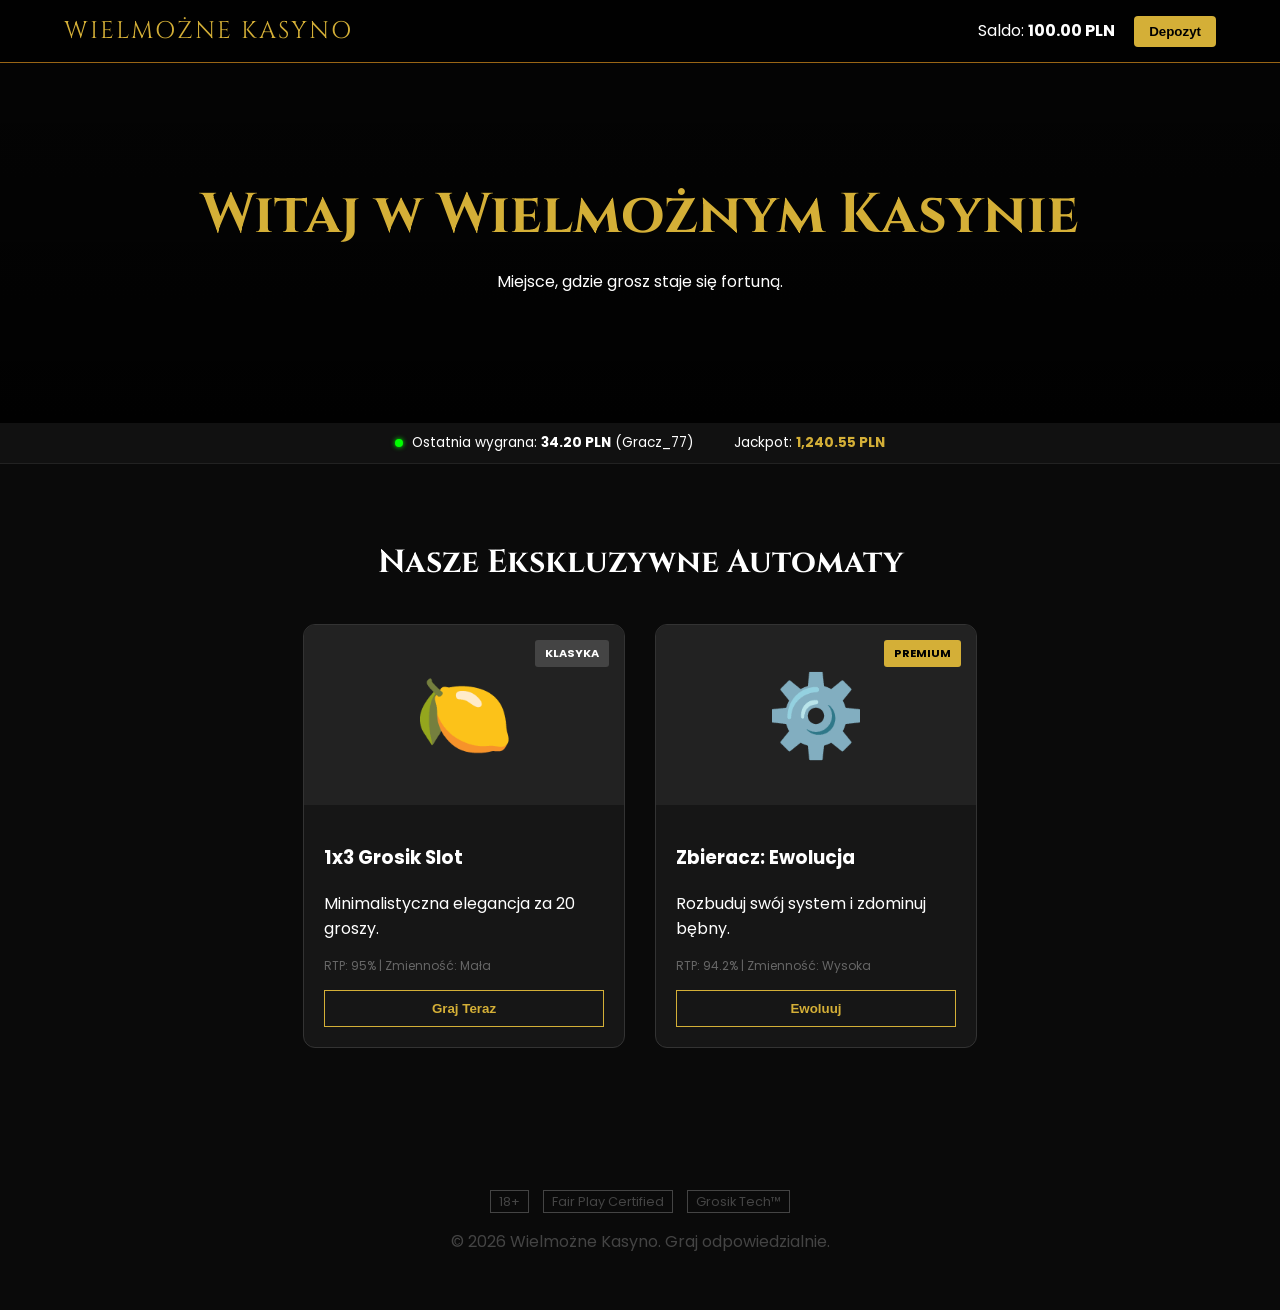
<file: index.html>
<!DOCTYPE html>
<html lang="pl">
<head>
    <meta charset="UTF-8">
    <meta name="viewport" content="width=device-width, initial-scale=1.0">
    <title>Wielmożne Kasyno - Ekskluzywna Rozrywka</title>
    <link rel="stylesheet" href="style.css">
    <link href="https://fonts.googleapis.com/css2?family=Cinzel:wght@700&family=Poppins:wght@300;400;600&display=swap" rel="stylesheet">
</head>
<body>

    <nav class="navbar">
        <div class="logo">WIELMOŻNE KASYNO</div>
        <div class="user-info">
            <span>Saldo: <strong id="global-balance">100.00 PLN</strong></span>
            <button class="deposit-btn">Depozyt</button>
        </div>
    </nav>

    <div class="hero-section">
        <div class="hero-content">
            <h1 class="main-title">Witaj w Wielmożnym Kasynie</h1>
            <p class="tagline">Miejsce, gdzie grosz staje się fortuną.</p>
        </div>
    </div>

    <div class="live-stats">
        <div class="stat-item">
            <span class="dot"></span> Ostatnia wygrana: <strong id="last-win">34.20 PLN</strong> (Gracz_77)
        </div>
        <div class="stat-item">
            Jackpot: <strong class="gold-text">1,240.55 PLN</strong>
        </div>
    </div>

    <main class="container">
        <h2 class="section-title">Nasze Ekskluzywne Automaty</h2>
        
        <div class="game-selection">
            <div class="game-card" onclick="location.href='grosik/grosik.html'">
                <div class="badge">KLASYKA</div>
                <div class="game-image">🍋</div>
                <div class="game-info">
                    <h3>1x3 Grosik Slot</h3>
                    <p>Minimalistyczna elegancja za 20 groszy.</p>
                    <div class="game-meta">RTP: 95% | Zmienność: Mała</div>
                    <button class="play-btn">Graj Teraz</button>
                </div>
            </div>

            <div class="game-card" onclick="location.href='zbieracz/zbieracz.html'">
                <div class="badge premium">PREMIUM</div>
                <div class="game-image">⚙️</div>
                <div class="game-info">
                    <h3>Zbieracz: Ewolucja</h3>
                    <p>Rozbuduj swój system i zdominuj bębny.</p>
                    <div class="game-meta">RTP: 94.2% | Zmienność: Wysoka</div>
                    <button class="play-btn">Ewoluuj</button>
                </div>
            </div>
        </div>
    </main>

    <footer class="main-footer">
        <div class="footer-badges">
            <span class="cert">18+</span>
            <span class="cert">Fair Play Certified</span>
            <span class="cert">Grosik Tech™</span>
        </div>
        <p>&copy; 2026 Wielmożne Kasyno. Graj odpowiedzialnie.</p>
    </footer>

</body>
</html>
</file>
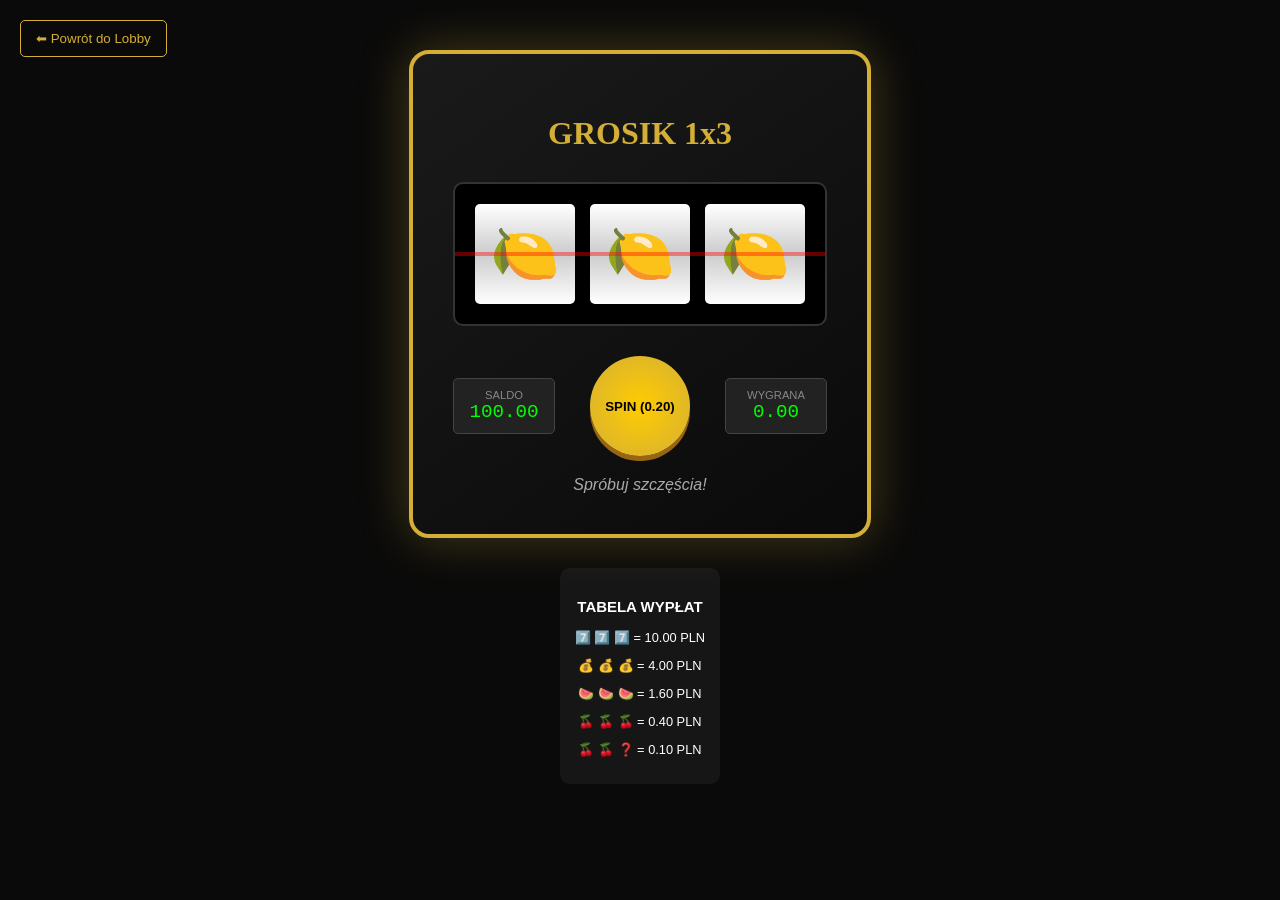
<file: grosik.html>
<!DOCTYPE html>
<html lang="pl">
<head>
    <meta charset="UTF-8">
    <title>Grosik Slot - Wielmożne Kasyno</title>
    <link rel="stylesheet" href="../style.css"> <link rel="stylesheet" href="grosik-ui.css"> </head>
<body>

    <div class="game-container">
        <button class="back-btn" onclick="location.href='../index.html'">⬅ Powrót do Lobby</button>
        
        <div class="slot-machine">
            <h1 class="slot-title">GROSIK 1x3</h1>
            
            <div class="reels-container">
                <div class="reel" id="reel1">🍋</div>
                <div class="reel" id="reel2">🍋</div>
                <div class="reel" id="reel3">🍋</div>
                <div class="win-line"></div>
            </div>

            <div class="controls">
                <div class="display">
                    <div class="label">SALDO</div>
                    <div id="balance">100.00</div>
                </div>
                <button id="spin-btn">SPIN (0.20)</button>
                <div class="display">
                    <div class="label">WYGRANA</div>
                    <div id="win-amount">0.00</div>
                </div>
            </div>
            
            <div id="status-msg">Spróbuj szczęścia!</div>
        </div>

        <div class="paytable">
            <h3>TABELA WYPŁAT</h3>
            <p>7️⃣ 7️⃣ 7️⃣ = 10.00 PLN</p>
            <p>💰 💰 💰 = 4.00 PLN</p>
            <p>🍉 🍉 🍉 = 1.60 PLN</p>
            <p>🍒 🍒 🍒 = 0.40 PLN</p>
            <p>🍒 🍒 ❓ = 0.10 PLN</p>
        </div>
    </div>

    <script src="grosik.js"></script>
</body>
</html>
</file>
<file: style.css>
:root {
    --gold: #d4af37;
    --dark-gold: #996515;
    --bg-dark: #0a0a0a;
    --card-bg: #161616;
}

body {
    margin: 0;
    font-family: 'Poppins', sans-serif;
    background-color: var(--bg-dark);
    color: white;
    overflow-x: hidden;
}

/* Nawigacja */
.navbar {
    display: flex;
    justify-content: space-between;
    align-items: center;
    padding: 15px 5%;
    background: rgba(0, 0, 0, 0.9);
    border-bottom: 1px solid var(--dark-gold);
    position: sticky;
    top: 0;
    z-index: 1000;
}

.logo {
    font-family: 'Cinzel', serif;
    font-size: 1.5rem;
    color: var(--gold);
    letter-spacing: 2px;
}

.deposit-btn {
    background: var(--gold);
    border: none;
    padding: 8px 15px;
    font-weight: bold;
    border-radius: 4px;
    cursor: pointer;
    margin-left: 15px;
}

/* Hero Section */
.hero-section {
    height: 40vh;
    background: linear-gradient(rgba(0,0,0,0.6), rgba(0,0,0,0.9)), url('https://images.unsplash.com/photo-1596838132731-bc9651a41867?q=80&w=2070&auto=format&fit=crop'); /* Opcjonalne tło */
    background-size: cover;
    background-position: center;
    display: flex;
    justify-content: center;
    align-items: center;
    text-align: center;
}

.main-title {
    font-family: 'Cinzel', serif;
    font-size: 3.5rem;
    color: var(--gold);
    margin: 0;
}

/* Statystyki na żywo */
.live-stats {
    background: #111;
    padding: 10px;
    display: flex;
    justify-content: center;
    gap: 40px;
    font-size: 0.85rem;
    border-bottom: 1px solid #222;
}

.dot {
    height: 8px;
    width: 8px;
    background-color: #00ff00;
    border-radius: 50%;
    display: inline-block;
    margin-right: 5px;
    box-shadow: 0 0 5px #00ff00;
}

/* Karty Gier */
.container {
    padding: 50px 5%;
}

.section-title {
    text-align: center;
    font-family: 'Cinzel', serif;
    margin-bottom: 40px;
    font-size: 2rem;
}

.game-selection {
    display: flex;
    justify-content: center;
    gap: 30px;
    flex-wrap: wrap;
}

.game-card {
    background: var(--card-bg);
    width: 320px;
    border-radius: 12px;
    overflow: hidden;
    position: relative;
    border: 1px solid #333;
    transition: transform 0.3s, border-color 0.3s;
    cursor: pointer;
}

.game-card:hover {
    transform: translateY(-10px);
    border-color: var(--gold);
}

.badge {
    position: absolute;
    top: 15px;
    right: 15px;
    background: #444;
    padding: 5px 10px;
    font-size: 0.7rem;
    font-weight: bold;
    border-radius: 3px;
}

.badge.premium {
    background: var(--gold);
    color: black;
}

.game-image {
    height: 180px;
    display: flex;
    justify-content: center;
    align-items: center;
    font-size: 5rem;
    background: #222;
}

.game-info {
    padding: 20px;
}

.game-meta {
    font-size: 0.75rem;
    color: #666;
    margin-bottom: 15px;
}

.play-btn {
    width: 100%;
    background: transparent;
    border: 1px solid var(--gold);
    color: var(--gold);
    padding: 10px;
    font-weight: bold;
    cursor: pointer;
    transition: 0.3s;
}

.game-card:hover .play-btn {
    background: var(--gold);
    color: black;
}

/* Footer */
.main-footer {
    text-align: center;
    padding: 40px;
    color: #444;
    margin-top: 50px;
}

.footer-badges {
    margin-bottom: 15px;
}

.cert {
    border: 1px solid #444;
    padding: 2px 8px;
    margin: 0 5px;
    font-size: 0.8rem;
}

.gold-text { color: var(--gold); }
</file>
<file: grosik-ui.css>
.game-container {
    display: flex;
    flex-direction: column;
    align-items: center;
    width: 100%;
}

.back-btn {
    position: absolute;
    top: 20px;
    left: 20px;
    background: transparent;
    border: 1px solid #d4af37;
    color: #d4af37;
    padding: 10px 15px;
    cursor: pointer;
    border-radius: 5px;
}

.slot-machine {
    background: linear-gradient(145deg, #1a1a1a, #0a0a0a);
    padding: 40px;
    border: 4px solid #d4af37;
    border-radius: 20px;
    box-shadow: 0 0 50px rgba(212, 175, 55, 0.3);
    margin-top: 50px;
}

.slot-title {
    font-family: 'Cinzel', serif;
    color: #d4af37;
    text-align: center;
    margin-bottom: 30px;
}

.reels-container {
    display: flex;
    gap: 15px;
    background: #000;
    padding: 20px;
    border-radius: 10px;
    border: 2px solid #333;
    position: relative;
}

.reel {
    width: 100px;
    height: 100px;
    background: linear-gradient(#fff, #ccc, #fff);
    border-radius: 5px;
    display: flex;
    justify-content: center;
    align-items: center;
    font-size: 3.5rem;
    color: #000;
}

.win-line {
    position: absolute;
    top: 50%;
    left: 0;
    width: 100%;
    height: 4px;
    background: rgba(255, 0, 0, 0.4);
    transform: translateY(-50%);
    pointer-events: none;
}

.controls {
    display: flex;
    justify-content: space-between;
    align-items: center;
    margin-top: 30px;
    gap: 20px;
}

.display {
    background: #222;
    padding: 10px;
    border: 1px solid #444;
    border-radius: 5px;
    min-width: 80px;
    text-align: center;
}

.label {
    font-size: 0.7rem;
    color: #888;
}

#balance, #win-amount {
    font-family: 'Courier New', Courier, monospace;
    font-size: 1.2rem;
    color: #00ff00;
}

#spin-btn {
    background: radial-gradient(#ffcc00, #d4af37);
    border: none;
    width: 100px;
    height: 100px;
    border-radius: 50%;
    font-weight: bold;
    cursor: pointer;
    box-shadow: 0 5px 0 #996515;
    transition: all 0.1s;
}

#spin-btn:active {
    transform: translateY(4px);
    box-shadow: 0 1px 0 #996515;
}

#status-msg {
    text-align: center;
    margin-top: 20px;
    color: #aaa;
    font-style: italic;
}

.paytable {
    margin-top: 30px;
    background: rgba(255, 255, 255, 0.05);
    padding: 15px;
    border-radius: 10px;
    font-size: 0.8rem;
    text-align: center;
}
</file>
